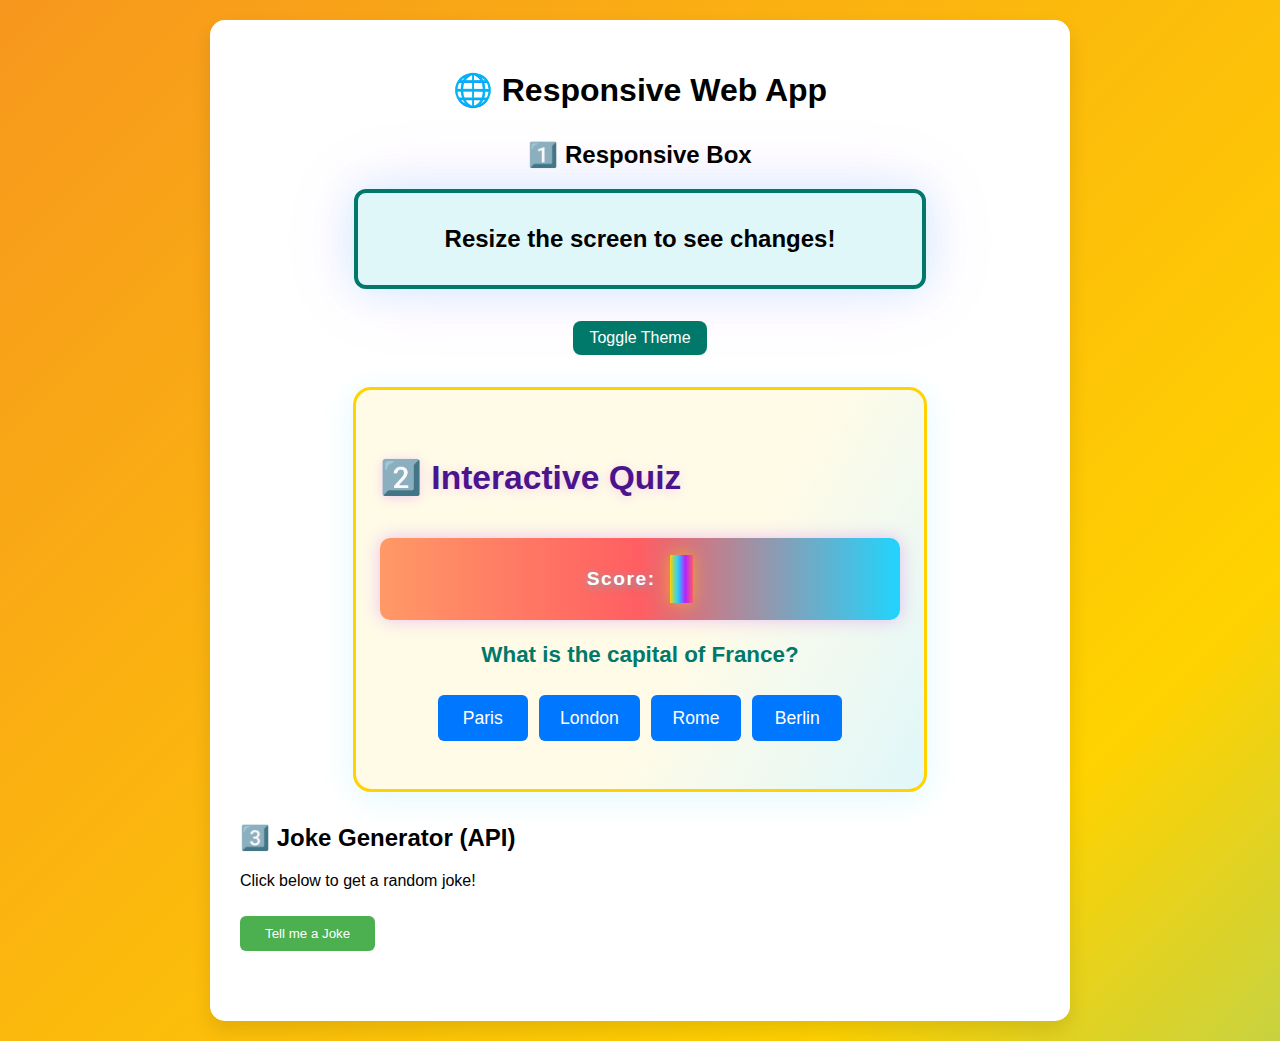
<file: Task 3/index.html>
<!DOCTYPE html>
<html lang="en">
<head>
  <meta charset="UTF-8" />
  <meta name="viewport" content="width=device-width, initial-scale=1.0"/>
  <title>Advanced Styling and JavaScript</title>
  <link rel="stylesheet" href="style.css"/>
</head>
<body>

  <div class="container">
    <h1>🌐 Responsive Web App</h1>

  <section class="section responsive">
  <h2>1️⃣ Responsive Box</h2>
  <div class="responsive-box">Resize the screen to see changes!</div>
  <button id="toggleTheme">Toggle Theme</button>
</section>

    <section class="section quiz">
      <h2>2️⃣ Interactive Quiz</h2>
      <div class="score-area">
        <span id="score-label">Score:</span>
        <span id="score-value" class="score-animate">0</span>
      </div>
      <p id="question">What is the capital of France?</p>
      <div class="options">
        <button onclick="checkAnswer(this)">Paris</button>
        <button onclick="checkAnswer(this)">London</button>
        <button onclick="checkAnswer(this)">Rome</button>
        <button onclick="checkAnswer(this)">Berlin</button>
      </div>
      <p id="quiz-result"></p>
    </section>

   
    <section class="section api">
      <h2>3️⃣ Joke Generator (API)</h2>
      <p id="joke">Click below to get a random joke!</p>
      <button onclick="getJoke()">Tell me a Joke</button>
    </section>
  </div>

  <script src="script.js"></script>
</body>
</html>
</file>
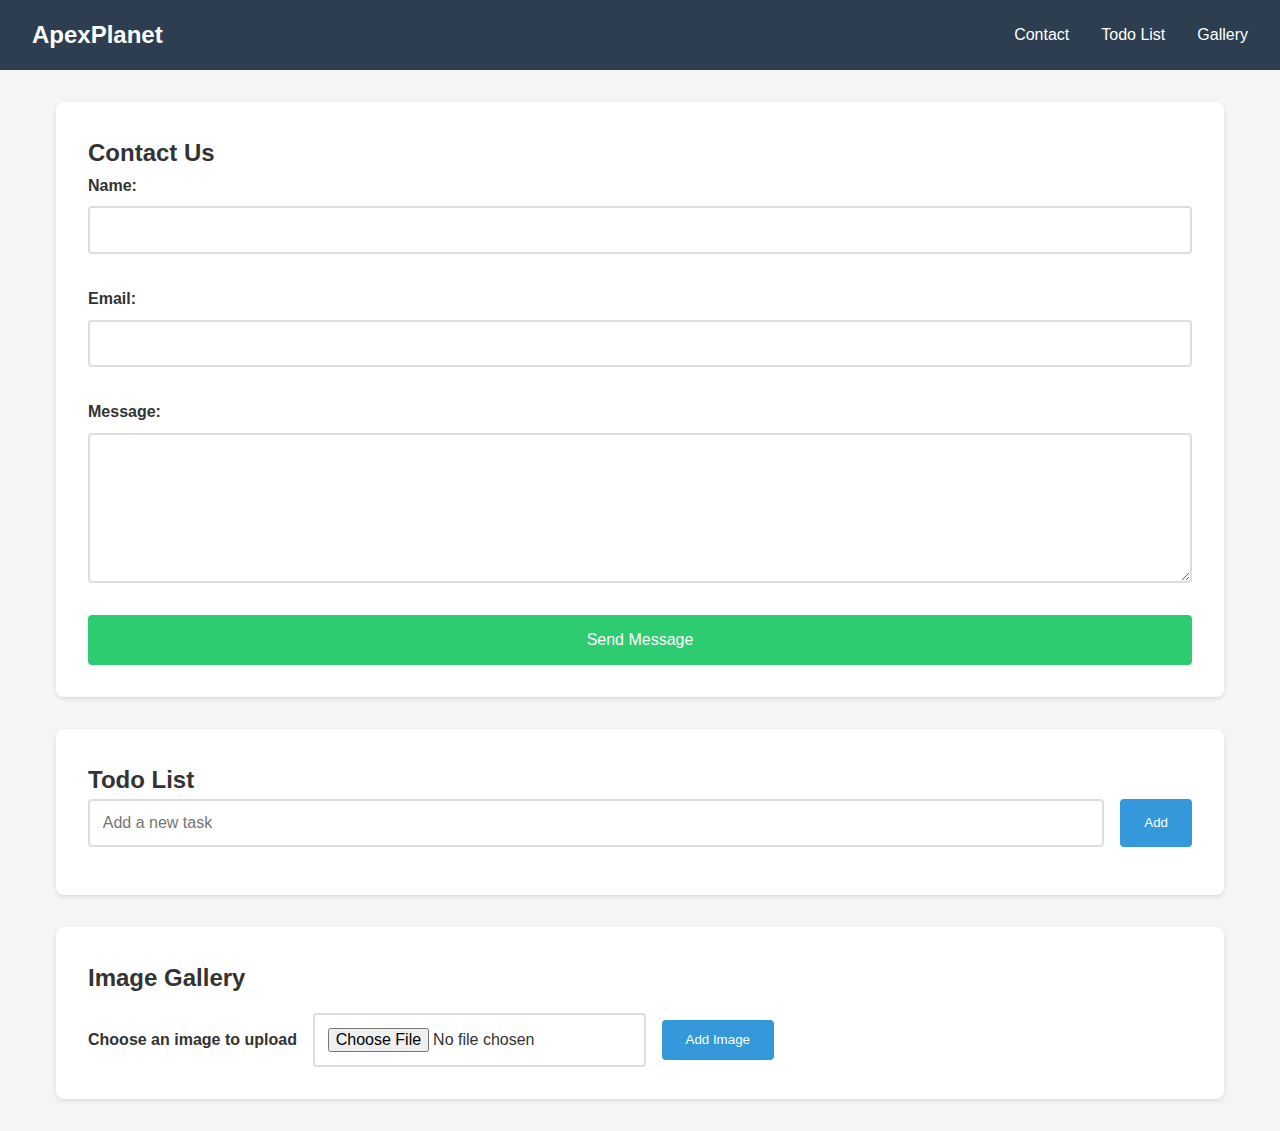
<file: second.html>
<!DOCTYPE html>
<html lang="en">
<head>
    <meta charset="UTF-8">
    <meta name="viewport" content="width=device-width, initial-scale=1.0">
    <title>Contact & Todo App</title>
    <link rel="stylesheet" href="second.css">
</head>
<body>
    <nav class="navbar">
        <div class="nav-brand">ApexPlanet</div>
        <ul class="nav-links">
            <li><a href="#contact">Contact</a></li>
            <li><a href="#todo">Todo List</a></li>
            <li><a href="#gallery">Gallery</a></li>
        </ul>
    </nav>

    <main class="container">
        <section id="contact" class="section">
            <h2>Contact Us</h2>
            <form id="contactForm" class="contact-form">
                <div class="form-group">
                    <label for="name">Name:</label>
                    <input type="text" id="name" name="name" required>
                    <span class="error" id="nameError"></span>
                </div>
                
                <div class="form-group">
                    <label for="email">Email:</label>
                    <input type="email" id="email" name="email" required>
                    <span class="error" id="emailError"></span>
                </div>

                <div class="form-group">
                    <label for="message">Message:</label>
                    <textarea id="message" name="message" required></textarea>
                    <span class="error" id="messageError"></span>
                </div>

                <button type="submit" class="submit-btn">Send Message</button>
            </form>
        </section>

        <section id="todo" class="section">
            <h2>Todo List</h2>
            <div class="todo-container">
                <div class="todo-input">
                    <input type="text" id="todoInput" placeholder="Add a new task">
                    <button id="addTodo">Add</button>
                </div>
                <ul id="todoList" class="todo-list"></ul>
            </div>
        </section>

        <section id="gallery" class="section">
            <h2>Image Gallery</h2>
            <div class="gallery-grid" id="imageGallery"></div>
            <div class="gallery-controls">
                <label for="imageInput" class="visually-hidden">Choose an image to upload</label>
                <input type="file" id="imageInput" accept="image/*" title="Choose an image to upload">
                <button id="addImage">Add Image</button>
            </div>
        </section>
    </main>

    <script src="second.js"></script>
</body>
</html>
</file>
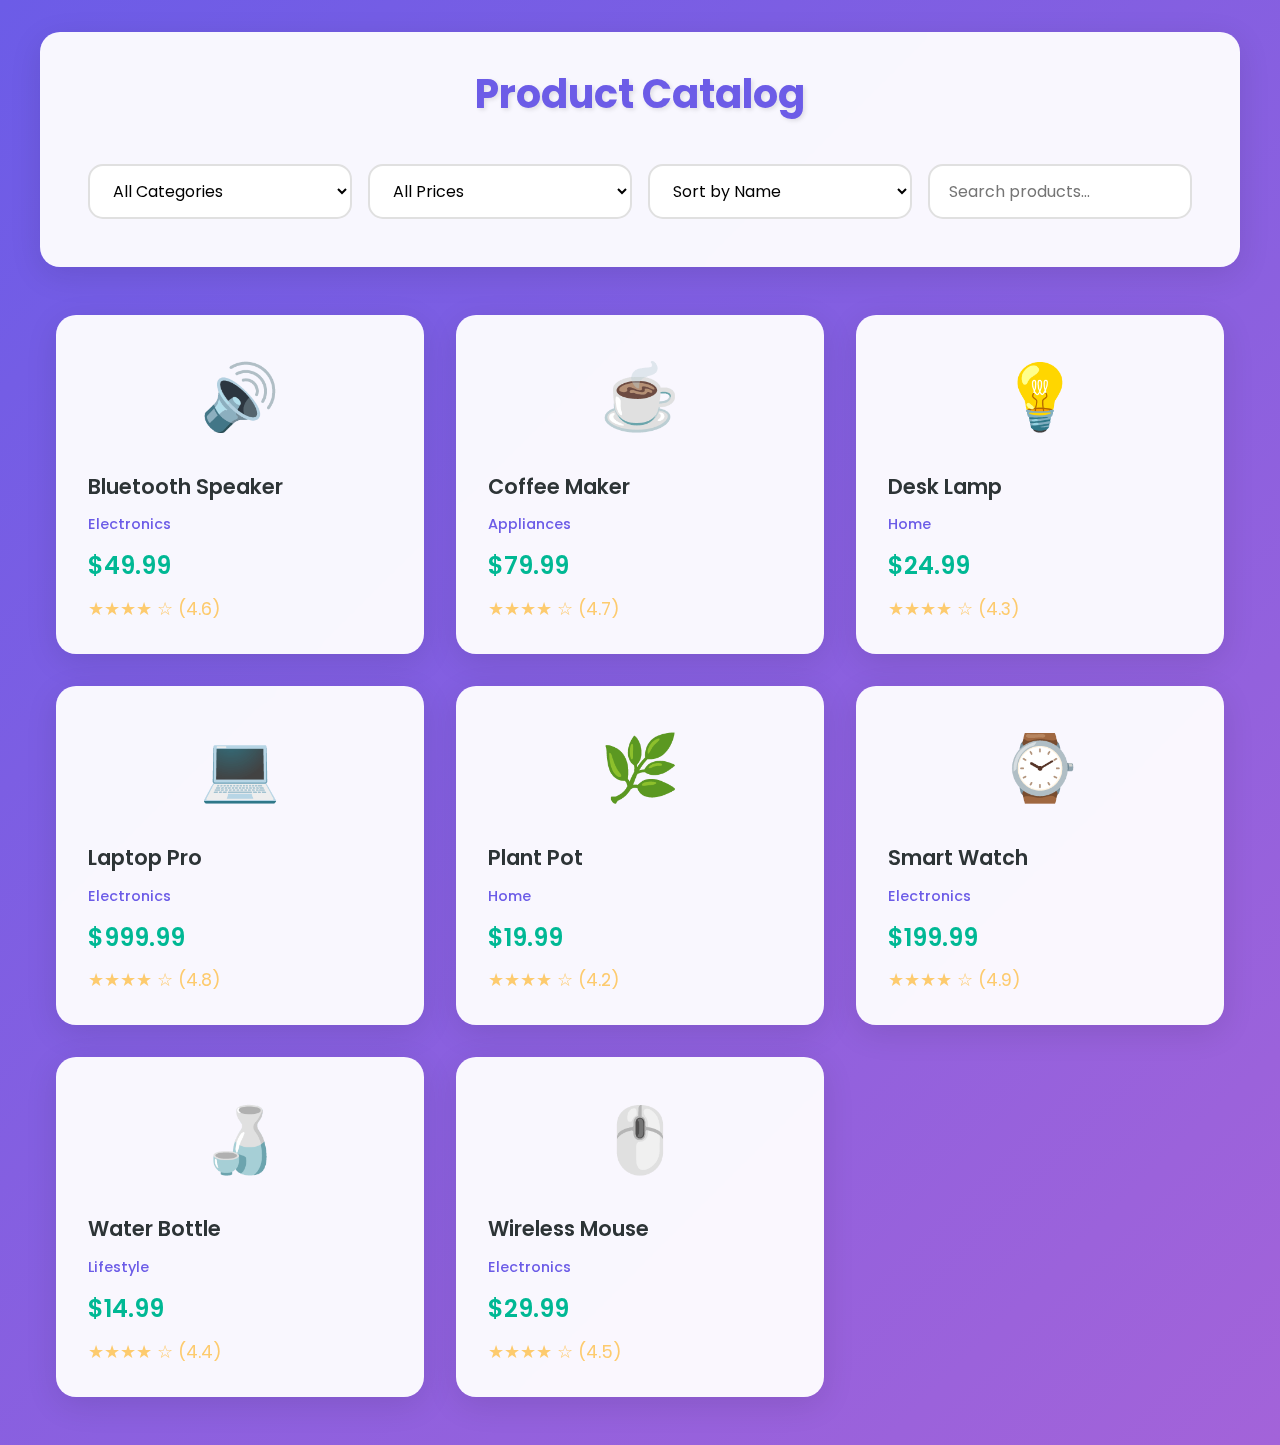
<file: Task4/products.html>
<!DOCTYPE html>
<html lang="en">
<head>
    <meta charset="UTF-8">
    <meta name="viewport" content="width=device-width, initial-scale=1.0">
    <title>Animated Product Catalog</title>
    <style>
        @import url('https://fonts.googleapis.com/css2?family=Poppins:wght@400;500;600&display=swap');

        * {
            margin: 0;
            padding: 0;
            box-sizing: border-box;
            font-family: 'Poppins', sans-serif;
        }

        body {
            background: linear-gradient(135deg, #6c5ce7, #a363d9);
            padding: 2rem;
            min-height: 100vh;
        }

        .container {
            max-width: 1200px;
            margin: 0 auto;
        }

        header {
            background: rgba(255, 255, 255, 0.95);
            padding: 2rem;
            border-radius: 20px;
            box-shadow: 0 8px 32px rgba(0, 0, 0, 0.1);
            backdrop-filter: blur(10px);
            -webkit-backdrop-filter: blur(10px);
            margin-bottom: 2rem;
            animation: slideDown 0.5s ease;
        }

        @keyframes slideDown {
            from { transform: translateY(-20px); opacity: 0; }
            to { transform: translateY(0); opacity: 1; }
        }

        h1 {
            text-align: center;
            color: #6c5ce7;
            margin-bottom: 1.5rem;
            font-size: 2.5rem;
            text-shadow: 2px 2px 4px rgba(0, 0, 0, 0.1);
        }

        .filters {
            display: grid;
            grid-template-columns: repeat(auto-fit, minmax(200px, 1fr));
            gap: 1rem;
            padding: 1rem;
            animation: fadeIn 0.5s ease;
        }

        @keyframes fadeIn {
            from { opacity: 0; }
            to { opacity: 1; }
        }

        select, input {
            padding: 0.8rem 1.2rem;
            border: 2px solid #e0e0e0;
            border-radius: 15px;
            font-size: 1rem;
            transition: all 0.3s ease;
            background: white;
        }

        select:focus, input:focus {
            border-color: #6c5ce7;
            outline: none;
            box-shadow: 0 0 0 3px rgba(108, 92, 231, 0.2);
        }

        .product-grid {
            display: grid;
            grid-template-columns: repeat(auto-fill, minmax(280px, 1fr));
            gap: 2rem;
            padding: 1rem;
        }

        .product-card {
            background: rgba(255, 255, 255, 0.95);
            border-radius: 20px;
            padding: 2rem;
            box-shadow: 0 8px 32px rgba(0, 0, 0, 0.1);
            backdrop-filter: blur(10px);
            -webkit-backdrop-filter: blur(10px);
            transition: all 0.3s ease;
            animation: scaleIn 0.5s ease;
            position: relative;
            overflow: hidden;
        }

        @keyframes scaleIn {
            from { transform: scale(0.9); opacity: 0; }
            to { transform: scale(1); opacity: 1; }
        }

        .product-card::before {
            content: '';
            position: absolute;
            top: 0;
            left: 0;
            width: 100%;
            height: 100%;
            background: linear-gradient(135deg, rgba(108, 92, 231, 0.1), rgba(163, 99, 217, 0.1));
            opacity: 0;
            transition: opacity 0.3s ease;
        }

        .product-card:hover {
            transform: translateY(-10px) scale(1.02);
            box-shadow: 0 12px 40px rgba(0, 0, 0, 0.15);
        }

        .product-card:hover::before {
            opacity: 1;
        }

        .product-icon {
            font-size: 4rem;
            text-align: center;
            margin-bottom: 1.5rem;
            height: 100px;
            display: flex;
            align-items: center;
            justify-content: center;
            animation: float 6s ease-in-out infinite;
        }

        @keyframes float {
            0%, 100% { transform: translateY(0); }
            50% { transform: translateY(-10px); }
        }

        .product-name {
            font-size: 1.3rem;
            font-weight: 600;
            margin-bottom: 0.8rem;
            color: #2d3436;
            transition: color 0.3s ease;
        }

        .product-category {
            color: #6c5ce7;
            font-size: 0.9rem;
            margin-bottom: 0.8rem;
            font-weight: 500;
        }

        .product-price {
            font-size: 1.5rem;
            color: #00b894;
            font-weight: 600;
            margin-bottom: 0.8rem;
        }

        .product-rating {
            color: #fdcb6e;
            font-size: 1.1rem;
            display: flex;
            align-items: center;
            gap: 0.5rem;
        }

        .no-results {
            grid-column: 1 / -1;
            text-align: center;
            padding: 3rem;
            background: rgba(255, 255, 255, 0.95);
            border-radius: 20px;
            font-size: 1.2rem;
            color: #6c5ce7;
            animation: fadeIn 0.5s ease;
        }

        @media (max-width: 768px) {
            .filters {
                grid-template-columns: 1fr;
            }
            
            .product-grid {
                grid-template-columns: repeat(auto-fill, minmax(250px, 1fr));
                gap: 1.5rem;
            }
        }

        /* Loading animation */
        .loading {
            text-align: center;
            padding: 2rem;
            color: white;
            font-size: 1.2rem;
            animation: pulse 1.5s infinite;
        }

        @keyframes pulse {
            0% { opacity: 0.6; }
            50% { opacity: 1; }
            100% { opacity: 0.6; }
        }
    </style>
</head>
<body>
    <div class="container">
        <header>
            <h1>Product Catalog</h1>
            <div class="filters">
                <select id="categoryFilter" aria-label="Filter by category">
                    <option value="">All Categories</option>
                </select>
                <select id="priceFilter" aria-label="Filter by price range">
                    <option value="">All Prices</option>
                    <option value="0-25">Under $25</option>
                    <option value="25-50">$25 - $50</option>
                    <option value="50-100">$50 - $100</option>
                    <option value="100+">$100+</option>
                </select>
                <select id="sortBy" aria-label="Sort products">
                    <option value="name">Sort by Name</option>
                    <option value="price-low">Price: Low to High</option>
                    <option value="price-high">Price: High to Low</option>
                    <option value="rating">Top Rated</option>
                </select>
                <input type="text" id="searchInput" placeholder="Search products..." aria-label="Search products">
            </div>
        </header>
        <main class="product-grid" id="productGrid"></main>
    </div>

    <script>
        class ProductCatalog {
            constructor() {
                this.products = [
                    { id: 1, name: "Laptop Pro", category: "Electronics", price: 999.99, rating: 4.8, icon: "💻" },
                    { id: 2, name: "Wireless Mouse", category: "Electronics", price: 29.99, rating: 4.5, icon: "🖱️" },
                    { id: 3, name: "Coffee Maker", category: "Appliances", price: 79.99, rating: 4.7, icon: "☕" },
                    { id: 4, name: "Desk Lamp", category: "Home", price: 24.99, rating: 4.3, icon: "💡" },
                    { id: 5, name: "Bluetooth Speaker", category: "Electronics", price: 49.99, rating: 4.6, icon: "🔊" },
                    { id: 6, name: "Plant Pot", category: "Home", price: 19.99, rating: 4.2, icon: "🌿" },
                    { id: 7, name: "Smart Watch", category: "Electronics", price: 199.99, rating: 4.9, icon: "⌚" },
                    { id: 8, name: "Water Bottle", category: "Lifestyle", price: 14.99, rating: 4.4, icon: "🍶" },
                ];

                this.initializeFilters();
                this.setupEventListeners();
                this.renderProducts();
            }

            initializeFilters() {
                const categories = [...new Set(this.products.map(p => p.category))];
                const categoryFilter = document.getElementById('categoryFilter');
                categories.forEach(category => {
                    const option = document.createElement('option');
                    option.value = category;
                    option.textContent = category;
                    categoryFilter.appendChild(option);
                });
            }

            setupEventListeners() {
                ['categoryFilter', 'priceFilter', 'sortBy'].forEach(id => {
                    document.getElementById(id).addEventListener('change', () => this.renderProducts());
                });
                document.getElementById('searchInput').addEventListener('input', () => this.renderProducts());
            }

            filterProducts() {
                const category = document.getElementById('categoryFilter').value;
                const priceRange = document.getElementById('priceFilter').value;
                const searchTerm = document.getElementById('searchInput').value.toLowerCase();

                return this.products.filter(product => {
                    const matchesCategory = !category || product.category === category;
                    const matchesSearch = product.name.toLowerCase().includes(searchTerm);
                    let matchesPrice = true;

                    if (priceRange) {
                        const [min, max] = priceRange.split('-').map(v => v === '+' ? Infinity : Number(v));
                        matchesPrice = product.price >= min && (max === Infinity || product.price <= max);
                    }

                    return matchesCategory && matchesSearch && matchesPrice;
                });
            }

            sortProducts(products) {
                const sortBy = document.getElementById('sortBy').value;
                return [...products].sort((a, b) => {
                    switch(sortBy) {
                        case 'price-low':
                            return a.price - b.price;
                        case 'price-high':
                            return b.price - a.price;
                        case 'rating':
                            return b.rating - a.rating;
                        default:
                            return a.name.localeCompare(b.name);
                    }
                });
            }

            renderProducts() {
                const filteredProducts = this.filterProducts();
                const sortedProducts = this.sortProducts(filteredProducts);
                const grid = document.getElementById('productGrid');
                
                grid.innerHTML = '';
                
                if (sortedProducts.length === 0) {
                    grid.innerHTML = '<div class="no-results">No products found</div>';
                    return;
                }

                sortedProducts.forEach(product => {
                    const card = document.createElement('div');
                    card.className = 'product-card';
                    card.innerHTML = `
                        <div class="product-icon">${product.icon}</div>
                        <div class="product-name">${product.name}</div>
                        <div class="product-category">${product.category}</div>
                        <div class="product-price">$${product.price.toFixed(2)}</div>
                        <div class="product-rating">
                            ${'★'.repeat(Math.floor(product.rating))}
                            ${'☆'.repeat(5 - Math.floor(product.rating))}
                            (${product.rating})
                        </div>
                    `;
                    grid.appendChild(card);
                });
            }
        }

        // Initialize the catalog
        new ProductCatalog();
    </script>
</body>
</html>
</file>
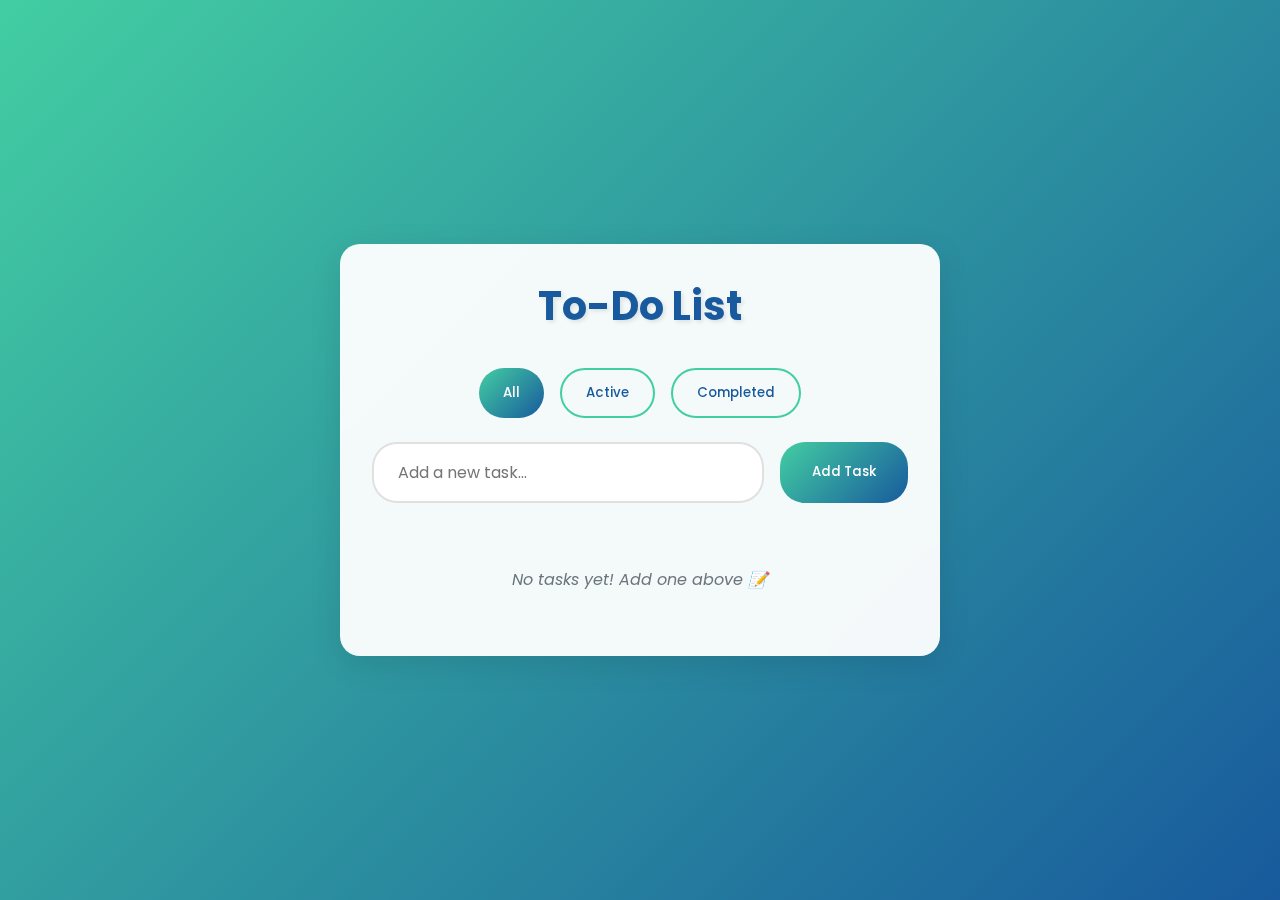
<file: Task4/todo.html>
<!DOCTYPE html>
<html lang="en">
<head>
    <meta charset="UTF-8">
    <meta name="viewport" content="width=device-width, initial-scale=1.0">
    <title>Animated To-Do List</title>
    <style>
        @import url('https://fonts.googleapis.com/css2?family=Poppins:wght@400;500;600&display=swap');

        * {
            margin: 0;
            padding: 0;
            box-sizing: border-box;
            font-family: 'Poppins', sans-serif;
        }

        body {
            background: linear-gradient(135deg, #43cea2, #185a9d);
            min-height: 100vh;
            display: flex;
            justify-content: center;
            align-items: center;
            padding: 2rem;
        }

        .container {
            background: rgba(255, 255, 255, 0.95);
            border-radius: 20px;
            box-shadow: 0 8px 32px rgba(0, 0, 0, 0.1);
            -webkit-backdrop-filter: blur(10px);
            backdrop-filter: blur(10px);
            width: 100%;
            max-width: 600px;
            padding: 2rem;
            transform: translateY(0);
            animation: float 6s ease-in-out infinite;
        }

        @keyframes float {
            0%, 100% { transform: translateY(0); }
            50% { transform: translateY(-10px); }
        }

        h1 {
            text-align: center;
            color: #185a9d;
            margin-bottom: 2rem;
            font-size: 2.5rem;
            text-shadow: 2px 2px 4px rgba(0, 0, 0, 0.1);
        }

        .task-filters {
            display: flex;
            justify-content: center;
            gap: 1rem;
            margin-bottom: 1.5rem;
        }

        .filter-btn {
            background: none;
            border: 2px solid #43cea2;
            color: #185a9d;
            padding: 0.8rem 1.5rem;
            border-radius: 25px;
            cursor: pointer;
            font-weight: 500;
            transition: all 0.3s ease;
        }

        .filter-btn:hover {
            transform: translateY(-2px);
            box-shadow: 0 4px 12px rgba(67, 206, 162, 0.2);
        }

        .filter-btn.active {
            background: linear-gradient(135deg, #43cea2, #185a9d);
            color: white;
            border: none;
        }

        .add-task {
            display: flex;
            gap: 1rem;
            margin-bottom: 2rem;
        }

        input[type="text"] {
            flex: 1;
            padding: 1rem 1.5rem;
            border: 2px solid #e0e0e0;
            border-radius: 25px;
            font-size: 1rem;
            transition: all 0.3s ease;
        }

        input[type="text"]:focus {
            border-color: #43cea2;
            outline: none;
            box-shadow: 0 0 0 3px rgba(67, 206, 162, 0.2);
        }

        #addButton {
            padding: 1rem 2rem;
            background: linear-gradient(135deg, #43cea2, #185a9d);
            color: white;
            border: none;
            border-radius: 25px;
            cursor: pointer;
            font-weight: 500;
            transition: all 0.3s ease;
        }

        #addButton:hover {
            transform: translateY(-2px);
            box-shadow: 0 4px 12px rgba(67, 206, 162, 0.3);
        }

        .task-list {
            list-style: none;
        }

        .task-item {
            display: flex;
            align-items: center;
            padding: 1rem 1.5rem;
            background: white;
            border-radius: 15px;
            margin-bottom: 1rem;
            box-shadow: 0 2px 8px rgba(0, 0, 0, 0.05);
            transform-origin: top;
            animation: slideIn 0.3s ease;
            transition: all 0.3s ease;
        }

        .task-item:hover {
            transform: translateX(5px);
            box-shadow: 0 4px 12px rgba(0, 0, 0, 0.1);
        }

        @keyframes slideIn {
            from {
                opacity: 0;
                transform: translateY(-20px);
            }
            to {
                opacity: 1;
                transform: translateY(0);
            }
        }

        .task-item.completed {
            background: #f8f9fa;
            opacity: 0.8;
            transform: translateX(0);
        }

        .task-item.completed .task-text {
            text-decoration: line-through;
            color: #6c757d;
        }

        .task-checkbox {
            width: 20px;
            height: 20px;
            margin-right: 1rem;
            cursor: pointer;
            accent-color: #43cea2;
        }

        .task-text {
            flex: 1;
            font-size: 1rem;
            color: #333;
            transition: color 0.3s ease;
        }

        .delete-btn {
            background: linear-gradient(135deg, #ff6b6b, #ee5253);
            color: white;
            border: none;
            border-radius: 50%;
            width: 30px;
            height: 30px;
            display: flex;
            align-items: center;
            justify-content: center;
            cursor: pointer;
            font-size: 1.2rem;
            transition: all 0.3s ease;
            opacity: 0.8;
        }

        .delete-btn:hover {
            opacity: 1;
            transform: scale(1.1);
        }

        @keyframes taskComplete {
            0% { transform: scale(1); }
            50% { transform: scale(1.05); }
            100% { transform: scale(1); }
        }

        .task-item.completed {
            animation: taskComplete 0.3s ease;
        }

        /* Empty state animation */
        .task-list:empty::after {
            content: "No tasks yet! Add one above 📝";
            display: block;
            text-align: center;
            color: #6c757d;
            padding: 2rem;
            font-style: italic;
            animation: pulse 2s infinite;
        }

        @keyframes pulse {
            0% { opacity: 0.6; }
            50% { opacity: 1; }
            100% { opacity: 0.6; }
        }
    </style>
</head>
<body>
    <div class="container">
        <h1>To-Do List</h1>
        <div class="task-filters">
            <button class="filter-btn active" data-filter="all">All</button>
            <button class="filter-btn" data-filter="active">Active</button>
            <button class="filter-btn" data-filter="completed">Completed</button>
        </div>
        <div class="add-task">
            <input type="text" id="taskInput" placeholder="Add a new task..." aria-label="Task input">
            <button id="addButton">Add Task</button>
        </div>
        <ul class="task-list" id="taskList"></ul>
    </div>

    <script>
        class TodoApp {
            constructor() {
                this.tasks = JSON.parse(localStorage.getItem('tasks')) || [];
                this.currentFilter = 'all';
                this.taskInput = document.getElementById('taskInput');
                this.taskList = document.getElementById('taskList');
                this.addButton = document.getElementById('addButton');
                this.filterButtons = document.querySelectorAll('.filter-btn');
                
                this.setupEventListeners();
                this.renderTasks();
            }

            setupEventListeners() {
                this.addButton.addEventListener('click', () => this.addTask());
                this.taskInput.addEventListener('keypress', (e) => {
                    if (e.key === 'Enter') this.addTask();
                });
                this.filterButtons.forEach(btn => {
                    btn.addEventListener('click', (e) => this.setFilter(e));
                });
            }

            addTask() {
                const text = this.taskInput.value.trim();
                if (text) {
                    const task = {
                        id: Date.now(),
                        text,
                        completed: false,
                        createdAt: new Date()
                    };
                    this.tasks.push(task);
                    this.saveTasks();
                    this.renderTasks();
                    this.taskInput.value = '';
                }
            }

            toggleTask(id) {
                this.tasks = this.tasks.map(task => 
                    task.id === id ? {...task, completed: !task.completed} : task
                );
                this.saveTasks();
                this.renderTasks();
            }

            deleteTask(id) {
                this.tasks = this.tasks.filter(task => task.id !== id);
                this.saveTasks();
                this.renderTasks();
            }

            setFilter(e) {
                this.filterButtons.forEach(btn => btn.classList.remove('active'));
                e.target.classList.add('active');
                this.currentFilter = e.target.dataset.filter;
                this.renderTasks();
            }

            getFilteredTasks() {
                switch(this.currentFilter) {
                    case 'active':
                        return this.tasks.filter(task => !task.completed);
                    case 'completed':
                        return this.tasks.filter(task => task.completed);
                    default:
                        return this.tasks;
                }
            }

            renderTasks() {
                const filteredTasks = this.getFilteredTasks();
                this.taskList.innerHTML = '';
                
                filteredTasks.forEach(task => {
                    const li = document.createElement('li');
                    li.className = `task-item ${task.completed ? 'completed' : ''}`;
                    li.innerHTML = `
                        <input type="checkbox" class="task-checkbox" 
                               ${task.completed ? 'checked' : ''}>
                        <span class="task-text">${task.text}</span>
                        <button class="delete-btn">×</button>
                    `;

                    li.querySelector('.task-checkbox').addEventListener('change', 
                        () => this.toggleTask(task.id));
                    li.querySelector('.delete-btn').addEventListener('click', 
                        () => this.deleteTask(task.id));

                    this.taskList.appendChild(li);
                });
            }

            saveTasks() {
                localStorage.setItem('tasks', JSON.stringify(this.tasks));
            }
        }

        // Initialize the app
        new TodoApp();
    </script>
</body>
</html>
</file>
<file: Task 3/style.css>
body {
  margin: 0;
  font-family: 'Segoe UI', sans-serif;
  background: linear-gradient(135deg, #f7971e, #ffd200, #21d4fd, #b721ff, #ff5e62, #ff9966);
  background-size: 400% 400%;
  display: flex;
  justify-content: center;
  align-items: center;
  min-height: 100vh;
  padding: 20px;
  animation: gradientBG 10s ease-in-out infinite;
}

.container {
  background: #fff;
  padding: 30px;
  border-radius: 15px;
  max-width: 800px;
  width: 100%;
  box-shadow: 0 10px 20px rgba(0,0,0,0.1);
}

h1 {
  text-align: center;
  margin-bottom: 30px;
  animation: textPop 2s cubic-bezier(0.68,-0.55,0.27,1.55) infinite alternate;
}

.section {
  margin-bottom: 40px;
}

.responsive-box {
  margin: 1rem auto;
  padding: 2rem;
  width: 80%;
  max-width: 500px;
  background-color: #e0f7fa;
  border: 4px solid #00796b;
  border-radius: 12px;
  font-size: 1.5rem;
  text-align: center;
  font-weight: bold;
  transition: all 0.4s ease, box-shadow 0.4s ease;
  animation: borderPulse 2s infinite alternate, floatBox 3s ease-in-out infinite;
  box-shadow: 0 0 40px 0 rgba(33,212,253,0.2), 0 0 80px 0 rgba(183,33,255,0.1);
}

.responsive-box:hover {
  background-color: #b2ebf2;
  color: #004d40;
}

.quiz {
  background: linear-gradient(120deg, #fffbe7 60%, #e0f7fa 100%);
  border-radius: 18px;
  box-shadow: 0 6px 32px 0 #21d4fd22;
  padding: 2.5em 1.5em 2em 1.5em;
  margin: 0 auto 2em auto;
  max-width: 520px;
  border: 3px solid #ffd200;
  position: relative;
}

.quiz h2 {
  font-size: 2.1rem;
  margin-bottom: 1.2em;
  color: #4a148c;
  text-shadow: 0 2px 12px #b721ff33;
}

.score-area {
  display: flex;
  align-items: center;
  justify-content: center;
  margin-bottom: 18px;
  font-size: 1.8rem;
  font-weight: bold;
  gap: 0.5em;
  background: linear-gradient(90deg, #ff9966, #ff5e62, #21d4fd, #b721ff, #ffd200);
  background-size: 200% 200%;
  border-radius: 10px;
  padding: 0.6em 1.5em;
  color: #fff;
  box-shadow: 0 0 18px 0 #b721ff44;
  animation: scoreBG 3s linear infinite alternate;
}

@keyframes scoreBG {
  0% { background-position: 0% 50%; }
  100% { background-position: 100% 50%; }
}

#score-label {
  font-size: 1.2rem;
  text-shadow: 0 2px 8px #21d4fd99;
  letter-spacing: 0.08em;
}

#score-value {
  font-size: 2.6rem;
  font-weight: 900;
  -webkit-background-clip: text;
  background-clip: text;
  background: linear-gradient(90deg, #ffd200, #21d4fd, #b721ff, #ff5e62);
  color: transparent;
  -webkit-text-fill-color: transparent;
  filter: drop-shadow(0 0 8px #ffd20088);
  transition: filter 0.3s, transform 0.3s;
}

.score-animate-pop {
  animation: popScore 0.5s cubic-bezier(0.68,-0.55,0.27,1.55);
}

@keyframes popScore {
  0% { transform: scale(1) rotate(0deg); filter: drop-shadow(0 0 8px #ffd20088); }
  60% { transform: scale(1.3) rotate(-8deg); filter: drop-shadow(0 0 24px #21d4fdcc); }
  100% { transform: scale(1) rotate(0deg); filter: drop-shadow(0 0 8px #ffd20088); }
}

#question {
  font-size: 1.4rem;
  margin-bottom: 1.2em;
  color: #00796b;
  font-weight: 600;
  text-align: center;
}

.quiz .options {
  display: flex;
  flex-wrap: wrap;
  justify-content: center;
  gap: 0.7em;
  margin-bottom: 1em;
}

.quiz .options button {
  font-size: 1.1rem;
  min-width: 90px;
  padding: 0.7em 1.2em;
  border: none;
  background-color: #0077ff;
  color: white;
  border-radius: 6px;
  cursor: pointer;
  transition: background-color 0.3s;
  animation: buttonPulse 1.5s infinite alternate;
}

.quiz .options button:hover {
  background-color: #005fcc;
}

#quiz-result {
  margin-top: 10px;
  font-weight: bold;
}

.api button {
  padding: 10px 25px;
  background-color: #4caf50;
  color: white;
  border: none;
  border-radius: 6px;
  cursor: pointer;
  margin-top: 10px;
}

.api button:hover {
  background-color: #388e3c;
}

.retest-btn {
  margin-top: 1.2em;
  padding: 0.7em 2em;
  font-size: 1.2rem;
  background: linear-gradient(90deg, #21d4fd, #b721ff, #ffd200);
  color: #fff;
  border: none;
  border-radius: 8px;
  cursor: pointer;
  font-weight: bold;
  box-shadow: 0 2px 12px #b721ff44;
  transition: background 0.3s, transform 0.2s;
  animation: buttonPulse 1.5s infinite alternate;
}

.retest-btn:hover {
  background: linear-gradient(90deg, #ffd200, #21d4fd, #b721ff);
  transform: scale(1.08);
}

@media (max-width: 768px) {
  .responsive-box {
    font-size: 1.2rem;
    padding: 1.5rem;
    border-color: #0288d1;
  }
}

@media (max-width: 600px) {
  .responsive-box {
    background-color: #ffe0b2;
    font-size: 14px;
  }
  .container {
    padding: 20px;
  }
  h1 {
    font-size: 22px;
  }
}

@media (max-width: 480px) {
  .responsive-box {
    font-size: 1rem;
    padding: 1rem;
    border-color: #d32f2f;
  }
}

@keyframes borderPulse {
  from { border-width: 4px; }
  to { border-width: 8px; }
}

@keyframes floatBox {
  0% { transform: translateY(0); }
  50% { transform: translateY(-18px) scale(1.04) rotate(-2deg); }
  100% { transform: translateY(0); }
}

@keyframes textPop {
  0% { letter-spacing: 0.1em; color: #4a148c; }
  100% { letter-spacing: 0.25em; color: #21d4fd; }
}

@keyframes buttonPulse {
  0% { box-shadow: 0 0 0 0 #0077ff44; }
  100% { box-shadow: 0 0 12px 6px #21d4fd44; }
}

@keyframes gradientBG {
  0% { background-position: 0% 50%; }
  25% { background-position: 50% 100%; }
  50% { background-position: 100% 50%; }
  75% { background-position: 50% 0%; }
  100% { background-position: 0% 50%; }
}

body.light-theme .responsive-box {
  background-color: #fffde7;
  color: #5d4037;
  border-color: #fbc02d;
}

body.dark-theme .responsive-box {
  background-color: #296c8d;
  color: #fff;
  border-color: #4dd0e1;
}

body.sky-theme .responsive-box {
  background-color: #e3f2fd;
  color: #01579b;
  border-color: #0288d1;
}

body.purple-theme .responsive-box {
  background-color: #ede7f6;
  color: #4a148c;
  border-color: #7e57c2;
}

#toggleTheme {
  padding: 0.5rem 1rem;
  margin-top: 1rem;
  font-size: 1rem;
  background-color: #00796b;
  color: white;
  border: none;
  border-radius: 8px;
  cursor: pointer;
  transition: background 0.3s ease;
}

#toggleTheme:hover {
  background-color: #004d40;
}

.responsive {
  margin: 2rem;
  text-align: center;
}
</file>
<file: second.css>
/* Reset and base styles */
* {
    margin: 0;
    padding: 0;
    box-sizing: border-box;
}

body {
    font-family: 'Segoe UI', Tahoma, Geneva, Verdana, sans-serif;
    line-height: 1.6;
    color: #333;
    background-color: #f5f5f5;
}

/* Navbar styles using Flexbox */
.navbar {
    display: flex;
    justify-content: space-between;
    align-items: center;
    padding: 1rem 2rem;
    background-color: #2c3e50;
    color: white;
}

.nav-brand {
    font-size: 1.5rem;
    font-weight: bold;
}

.nav-links {
    display: flex;
    list-style: none;
    gap: 2rem;
}

.nav-links a {
    color: white;
    text-decoration: none;
    transition: color 0.3s;
}

.nav-links a:hover {
    color: #3498db;
}

/* Container and sections */
.container {
    max-width: 1200px;
    margin: 2rem auto;
    padding: 0 1rem;
}

.section {
    background: white;
    border-radius: 8px;
    padding: 2rem;
    margin-bottom: 2rem;
    box-shadow: 0 2px 4px rgba(0,0,0,0.1);
}

/* Form styles */
.contact-form {
    display: grid;
    gap: 1.5rem;
}

.form-group {
    display: flex;
    flex-direction: column;
    gap: 0.5rem;
}

label {
    font-weight: 600;
}

input, textarea {
    padding: 0.8rem;
    border: 2px solid #ddd;
    border-radius: 4px;
    font-size: 1rem;
}

textarea {
    min-height: 150px;
    resize: vertical;
}

.error {
    color: #e74c3c;
    font-size: 0.9rem;
}

.submit-btn {
    background-color: #2ecc71;
    color: white;
    padding: 1rem;
    border: none;
    border-radius: 4px;
    cursor: pointer;
    font-size: 1rem;
    transition: background-color 0.3s;
}

.submit-btn:hover {
    background-color: #27ae60;
}

/* Todo List styles */
.todo-container {
    display: flex;
    flex-direction: column;
    gap: 1rem;
}

.todo-input {
    display: flex;
    gap: 1rem;
}

.todo-input input {
    flex: 1;
}

.todo-list {
    list-style: none;
    display: flex;
    flex-direction: column;
    gap: 0.5rem;
}

.todo-list li {
    display: flex;
    justify-content: space-between;
    align-items: center;
    padding: 0.8rem;
    background: #f8f9fa;
    border-radius: 4px;
}

/* Gallery styles using CSS Grid */
.gallery-grid {
    display: grid;
    grid-template-columns: repeat(auto-fill, minmax(200px, 1fr));
    gap: 1rem;
    margin-bottom: 1rem;
}

.gallery-grid img {
    width: 100%;
    height: 200px;
    object-fit: cover;
    border-radius: 4px;
}

.gallery-controls {
    display: flex;
    gap: 1rem;
    align-items: center;
}

/* Responsive design */
@media (max-width: 768px) {
    .navbar {
        flex-direction: column;
        gap: 1rem;
        text-align: center;
    }

    .nav-links {
        flex-direction: column;
        gap: 1rem;
    }

    .todo-input {
        flex-direction: column;
    }

    .gallery-grid {
        grid-template-columns: repeat(auto-fill, minmax(150px, 1fr));
    }
}

/* Button styles */
button {
    padding: 0.8rem 1.5rem;
    background-color: #3498db;
    color: white;
    border: none;
    border-radius: 4px;
    cursor: pointer;
    transition: background-color 0.3s;
}

button:hover {
    background-color: #2980b9;
}
</file>
